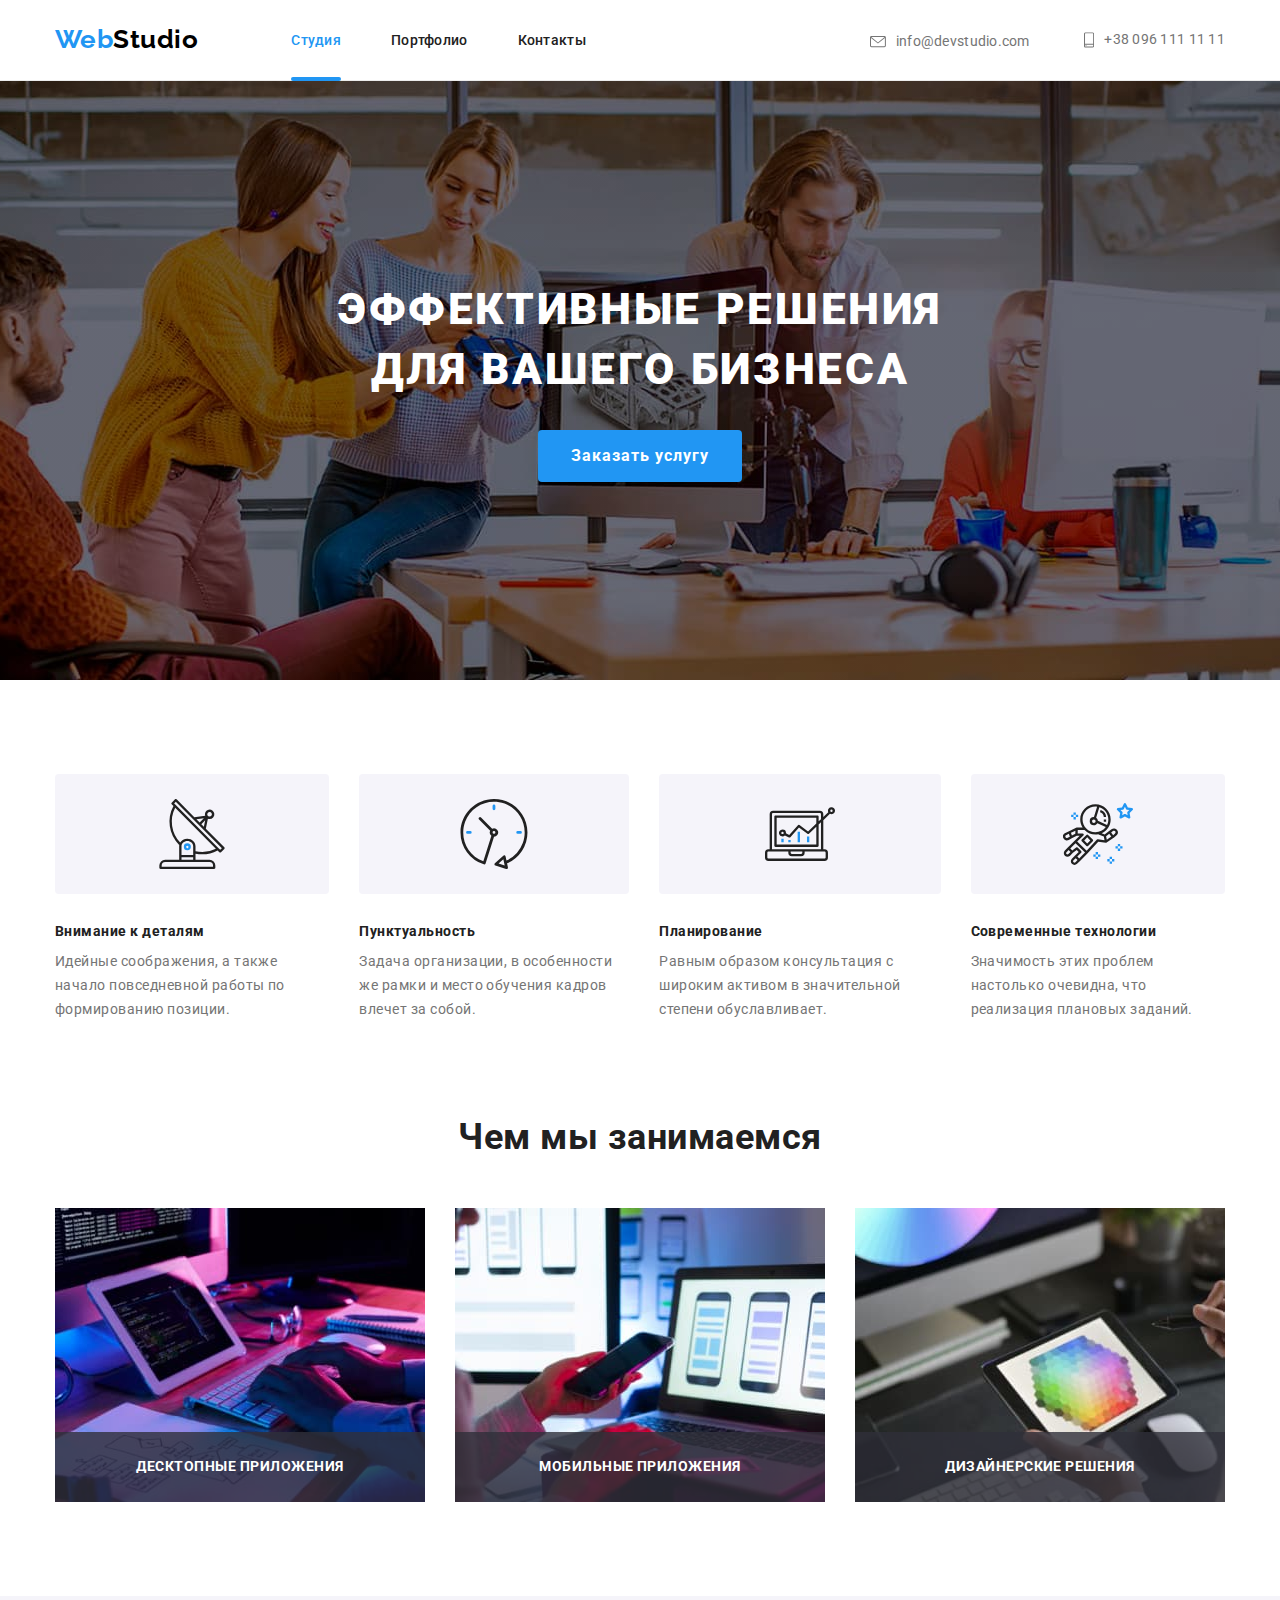
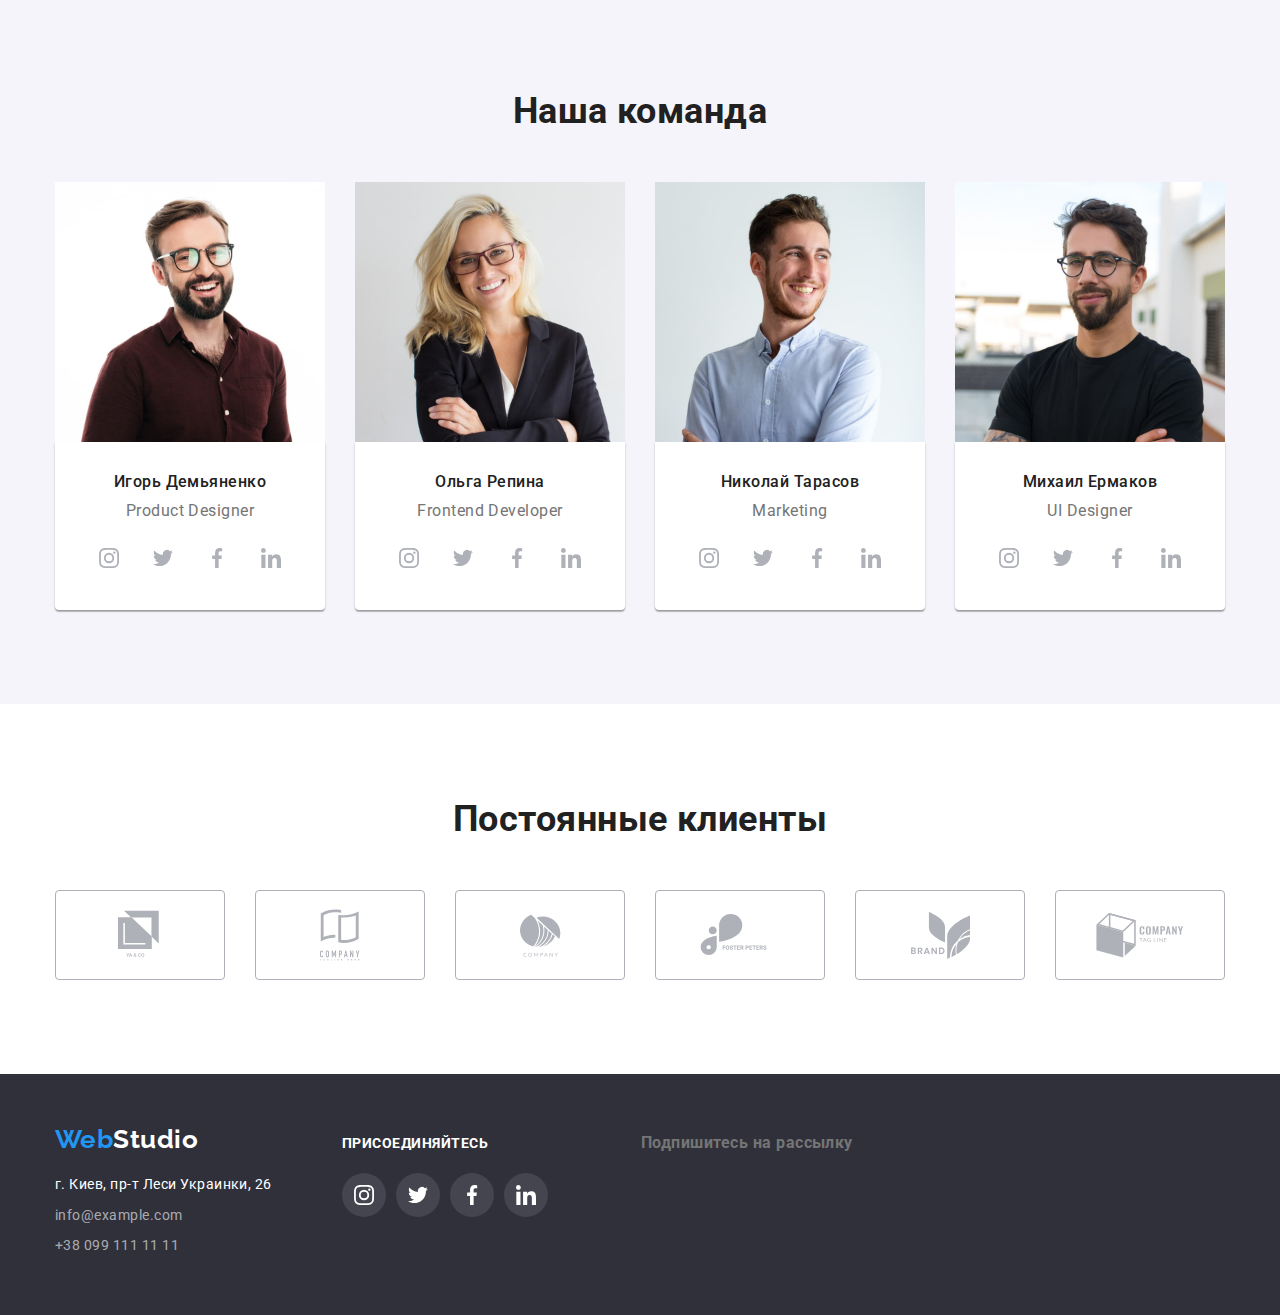
<file: index.html>
<!DOCTYPE html>
<html lang="ru">
  <head>
    <meta charset="UTF-8" />
    <meta http-equiv="X-UA-Compatible" content="IE=Edge" />
    <meta name="viewport" content="width=device-width, initial-scale=1.0" />
    <title>WebStudio</title>
    <link
      href="https://fonts.googleapis.com/css2?family=Raleway:wght@700&family=Roboto:wght@400;500;700&display=swap"
      rel="stylesheet"
    />
    <link
      rel="stylesheet"
      href="https://cdnjs.cloudflare.com/ajax/libs/modern-normalize/0.7.0/modern-normalize.min.css"
    />
    <link rel="stylesheet" href="./css/common.css" />
    <link rel="stylesheet" href="./css/main.css" />
  </head>
  <body>
    <!-- Шапка сайта -->
    <header class="header-section">
      <div class="container page-header">
        <nav class="navigation">
          <a href="" class="logo">Web<span class="main">Studio</span></a>
          <ul class="site-nav list">
            <li class="item"><a href="" class="link current">Студия</a></li>
            <li class="item">
              <a href="./portfolio.html" class="link">Портфолио</a>
            </li>
            <li class="item"><a href="" class="link">Контакты</a></li>
          </ul>
        </nav>
        <address class="address">
          <ul class="list">
            <li class="item address-item">
              <a href="mailto:info@devstudio.com" class="link address-link">
                <svg class="icon-address" width="16" height="12">
                  <use href="./images/sprite.svg#mail"></use>
                </svg>
                info@devstudio.com</a
              >
            </li>
            <li class="item address-item">
              <a href="tel:+380961111111" class="link address-link">
                <svg class="icon-address" width="10" height="16">
                  <use href="./images/sprite.svg#tel"></use>
                </svg>
                +38 096 111 11 11</a
              >
            </li>
          </ul>
        </address>
      </div>
    </header>
    <main>
      <!-- Герой -->
      <section class="hero-overlay">
        <div class="container hero">
          <h1 class="title">
            Эффективные решения <br />
            для вашего бизнеса
          </h1>
          <button type="button" class="button" data-modal-open>
            Заказать услугу
          </button>
        </div>
      </section>
      <!-- Преимущества -->
      <section class="section">
        <div class="container padding-top">
          <h2 class="title visually-hidden">Наши преимущества</h2>
          <ul class="features list">
            <li class="item icon-antenna">
              <h3 class="title subtitle">Внимание к деталям</h3>
              <p class="text">
                Идейные соображения, а также начало повседневной работы по
                формированию позиции.
              </p>
            </li>
            <li class="item icon-clock">
              <h3 class="title subtitle">Пунктуальность</h3>
              <p class="text">
                Задача организации, в особенности же рамки и место обучения
                кадров влечет за собой.
              </p>
            </li>
            <li class="item icon-diagram">
              <h3 class="title subtitle">Планирование</h3>
              <p class="text">
                Равным образом консультация с широким активом в значительной
                степени обуславливает.
              </p>
            </li>
            <li class="item icon-astronaut">
              <h3 class="title subtitle">Современные технологии</h3>
              <p class="text">
                Значимость этих проблем настолько очевидна, что реализация
                плановых заданий.
              </p>
            </li>
          </ul>
        </div>
      </section>
      <!-- Направления деятельности -->
      <section class="section activity">
        <div class="container padding-top">
          <h2 class="section-title">Чем мы занимаемся</h2>
          <ul class="activity-list list">
            <li class="activity-item">
              <div class="activity-relative">
                <img
                  src="./images/tablet.jpg"
                  alt="Человек работает на планшете за клавиатурой"
                  height="294"
                  width="370"
                />
                <h3 class="activity-title">ДЕСКТОПНЫЕ ПРИЛОЖЕНИЯ</h3>
              </div>
            </li>
            <li class="activity-item">
              <div class="activity-relative">
                <img
                  src="./images/laptop.jpg"
                  alt="Человек с телефоном перед экраном ноутбука"
                  height="294"
                  width="370"
                />
                <h3 class="activity-title">МОБИЛЬНЫЕ ПРИЛОЖЕНИЯ</h3>
              </div>
            </li>
            <li class="activity-item">
              <div class="activity-relative">
                <img
                  src="./images/screen.jpg"
                  alt="Рисунок не экране планшета"
                  height="294"
                  width="370"
                />
                <h3 class="activity-title">ДИЗАЙНЕРСКИЕ РЕШЕНИЯ</h3>
              </div>
            </li>
          </ul>
        </div>
      </section>
      <!-- Команда -->
      <section class="section team">
        <div class="container">
          <h2 class="section-title">Наша команда</h2>
          <ul class="list worker">
            <li class="item">
              <img
                src="./images/igor.jpg"
                alt="Мужчина в бордовой рубашке в очках"
                height="260"
                width="270"
              />
              <div class="worker-content">
                <h3 class="title">Игорь Демьяненко</h3>
                <p class="text">Product Designer</p>
                <ul class="list socials">
                  <li>
                    <a
                      href=""
                      aria-label="Инстаграм ссылка"
                      class="link socials-link"
                    >
                      <svg class="icon-socials" width="20" height="20">
                        <use href="./images/sprite.svg#instagram"></use>
                      </svg>
                    </a>
                  </li>
                  <li>
                    <a
                      href=""
                      aria-label="Твитер ссылка"
                      class="link socials-link"
                    >
                      <svg class="icon-socials" width="20" height="20">
                        <use href="./images/sprite.svg#twitter"></use>
                      </svg>
                    </a>
                  </li>
                  <li>
                    <a
                      href=""
                      aria-label="Фейсбук ссылка"
                      class="link socials-link"
                    >
                      <svg class="icon-socials" width="20" height="20">
                        <use href="./images/sprite.svg#facebook"></use>
                      </svg>
                    </a>
                  </li>
                  <li>
                    <a
                      href=""
                      aria-label="Линкдин ссылка"
                      class="link socials-link"
                    >
                      <svg class="icon-socials" width="20" height="20">
                        <use href="./images/sprite.svg#linkedin"></use>
                      </svg>
                    </a>
                  </li>
                </ul>
              </div>
            </li>
            <li class="item">
              <img
                src="./images/olga.jpg"
                alt="Девушка в черном жакете со светлыми волосами"
                height="260"
                width="270"
              />
              <div class="worker-content">
                <h3 class="title">Ольга Репина</h3>
                <p class="text">Frontend Developer</p>
                <ul class="list socials">
                  <li>
                    <a
                      href=""
                      aria-label="Инстаграм ссылка"
                      class="link socials-link"
                    >
                      <svg class="icon-socials" width="20" height="20">
                        <use href="./images/sprite.svg#instagram"></use>
                      </svg>
                    </a>
                  </li>
                  <li>
                    <a
                      href=""
                      aria-label="Твитер ссылка"
                      class="link socials-link"
                    >
                      <svg class="icon-socials" width="20" height="20">
                        <use href="./images/sprite.svg#twitter"></use>
                      </svg>
                    </a>
                  </li>
                  <li>
                    <a
                      href=""
                      aria-label="Фейсбук ссылка"
                      class="link socials-link"
                    >
                      <svg class="icon-socials" width="20" height="20">
                        <use href="./images/sprite.svg#facebook"></use>
                      </svg>
                    </a>
                  </li>
                  <li>
                    <a
                      href=""
                      aria-label="Линкдин ссылка"
                      class="link socials-link"
                    >
                      <svg class="icon-socials" width="20" height="20">
                        <use href="./images/sprite.svg#linkedin"></use>
                      </svg>
                    </a>
                  </li>
                </ul>
              </div>
            </li>
            <li class="item">
              <img
                src="./images/nikolai.jpg"
                alt="Мужчина в голубой рубашке с бородой"
                height="260"
                width="270"
              />
              <div class="worker-content">
                <h3 class="title">Николай Тарасов</h3>
                <p class="text">Marketing</p>
                <ul class="list socials">
                  <li>
                    <a
                      href=""
                      aria-label="Инстаграм ссылка"
                      class="link socials-link"
                    >
                      <svg class="icon-socials" width="20" height="20">
                        <use href="./images/sprite.svg#instagram"></use>
                      </svg>
                    </a>
                  </li>
                  <li>
                    <a
                      href=""
                      aria-label="Твитер ссылка"
                      class="link socials-link"
                    >
                      <svg class="icon-socials" width="20" height="20">
                        <use href="./images/sprite.svg#twitter"></use>
                      </svg>
                    </a>
                  </li>
                  <li>
                    <a
                      href=""
                      aria-label="Фейсбук ссылка"
                      class="link socials-link"
                    >
                      <svg class="icon-socials" width="20" height="20">
                        <use href="./images/sprite.svg#facebook"></use>
                      </svg>
                    </a>
                  </li>
                  <li>
                    <a
                      href=""
                      aria-label="Линкдин ссылка"
                      class="link socials-link"
                    >
                      <svg class="icon-socials" width="20" height="20">
                        <use href="./images/sprite.svg#linkedin"></use>
                      </svg>
                    </a>
                  </li>
                </ul>
              </div>
            </li>
            <li class="item">
              <img
                src="./images/mihail.jpg"
                alt="Темноволосый мужчина в черной футболке в очках"
                height="260"
                width="270"
              />
              <div class="worker-content">
                <h3 class="title">Михаил Ермаков</h3>
                <p class="text">UI Designer</p>
                <ul class="list socials">
                  <li>
                    <a
                      href=""
                      aria-label="Инстаграм ссылка"
                      class="link socials-link"
                    >
                      <svg class="icon-socials" width="20" height="20">
                        <use href="./images/sprite.svg#instagram"></use>
                      </svg>
                    </a>
                  </li>
                  <li>
                    <a
                      href=""
                      aria-label="Твитер ссылка"
                      class="link socials-link"
                    >
                      <svg class="icon-socials" width="20" height="20">
                        <use href="./images/sprite.svg#twitter"></use>
                      </svg>
                    </a>
                  </li>
                  <li>
                    <a
                      href=""
                      aria-label="Фейсбук ссылка"
                      class="link socials-link"
                    >
                      <svg class="icon-socials" width="20" height="20">
                        <use href="./images/sprite.svg#facebook"></use>
                      </svg>
                    </a>
                  </li>
                  <li>
                    <a
                      href=""
                      aria-label="Линкдин ссылка"
                      class="link socials-link"
                    >
                      <svg class="icon-socials" width="20" height="20">
                        <use href="./images/sprite.svg#linkedin"></use>
                      </svg>
                    </a>
                  </li>
                </ul>
              </div>
            </li>
          </ul>
        </div>
      </section>
      <!-- Клиенты -->
      <section class="section clients">
        <div class="container padding-top">
          <h2 class="section-title">Постоянные клиенты</h2>
          <ul class="clients-list list">
            <li class="item">
              <a href="" class="clients-link">
                <svg class="icon-clients" width="45" height="50">
                  <use href="./images/sprite.svg#logo1"></use>
                </svg>
              </a>
            </li>
            <li class="item">
              <a href="" class="clients-link">
                <svg class="icon-clients" width="40" height="52">
                  <use href="./images/sprite.svg#logo2"></use>
                </svg>
              </a>
            </li>
            <li class="item">
              <a href="" class="clients-link">
                <svg class="icon-clients" width="41" height="43">
                  <use href="./images/sprite.svg#logo3"></use>
                </svg>
              </a>
            </li>
            <li class="item">
              <a href="" class="clients-link">
                <svg class="icon-clients" width="80" height="42">
                  <use href="./images/sprite.svg#logo4"></use>
                </svg>
              </a>
            </li>
            <li class="item">
              <a href="" class="clients-link">
                <svg class="icon-clients" width="59" height="47">
                  <use href="./images/sprite.svg#logo5"></use>
                </svg>
              </a>
            </li>
            <li class="item">
              <a href="" class="clients-link">
                <svg class="icon-clients" width="88" height="45">
                  <use href="./images/sprite.svg#logo6"></use>
                </svg>
              </a>
            </li>
          </ul>
        </div>
      </section>
    </main>
    <!-- Футер -->
    <footer class="footer-section">
      <div class="container">
        <div class="footer-flex">
          <div class="left-part">
            <a href="" class="logo">Web<span class="accent">Studio</span></a>
            <address class="footer-address">
              <ul class="contacts list">
                <li class="item post">г. Киев, пр-т Леси Украинки, 26</li>
                <li class="item">info@example.com</li>
                <li class="item">+38 099 111 11 11</li>
              </ul>
            </address>
          </div>
          <div class="join">
            <b class="text">ПРИСОЕДИНЯЙТЕСЬ</b>
            <ul class="list">
              <li>
                <a href="" aria-label="Instagram link" class="join-link">
                  <svg class="icon-join" width="20" height="20">
                    <use href="./images/sprite.svg#instagram"></use>
                  </svg>
                </a>
              </li>
              <li>
                <a href="" aria-label="Twitter link" class="join-link">
                  <svg class="icon-join" width="20" height="20">
                    <use href="./images/sprite.svg#twitter"></use>
                  </svg>
                </a>
              </li>
              <li>
                <a href="" aria-label="Facebook link" class="join-link">
                  <svg class="icon-join" width="20" height="20">
                    <use href="./images/sprite.svg#facebook"></use>
                  </svg>
                </a>
              </li>
              <li>
                <a href="" aria-label="Linkedin link" class="join-link">
                  <svg class="icon-join" width="20" height="20">
                    <use href="./images/sprite.svg#linkedin"></use>
                  </svg>
                </a>
              </li>
            </ul>
          </div>
          <div class="signup">
            <b class="text">Подпишитесь на рассылку</b>
          </div>
        </div>
      </div>
    </footer>
    <div class="backdrop is-hidden" data-modal>
      <div class="modal">
        <button class="modal-button" data-modal-close>
          <svg class="icon-close" width="11" height="11">
            <use href="./images/sprite.svg#close"></use>
          </svg>
        </button>
      </div>
    </div>
    <script src="./js/modal.js"></script>
  </body>
</html>
</file>
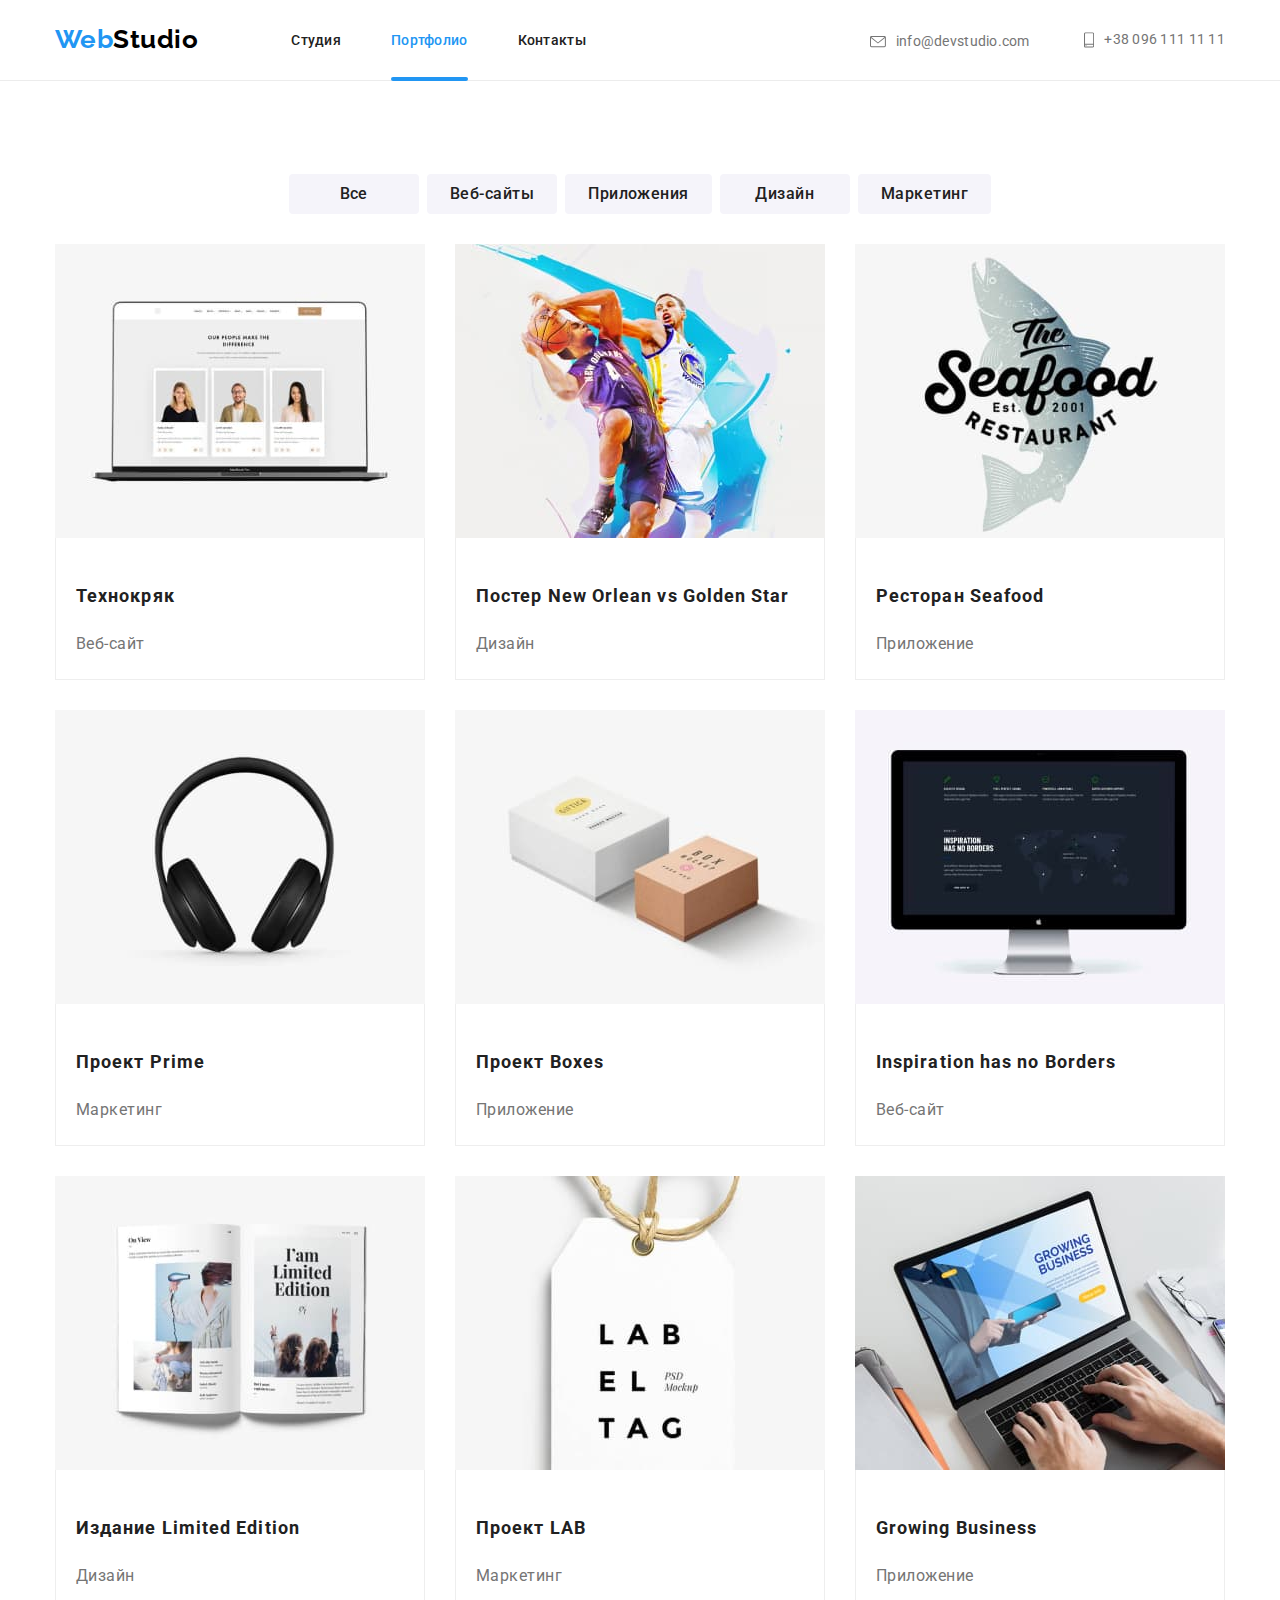
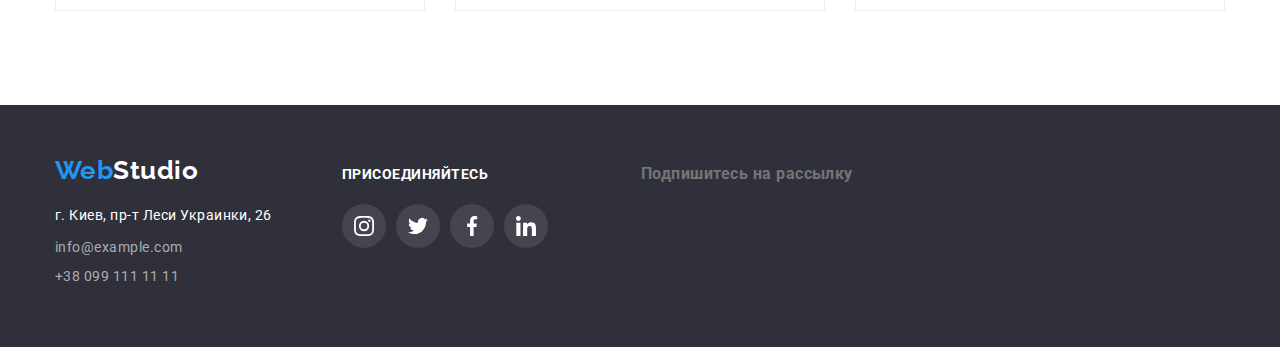
<file: portfolio.html>
<!DOCTYPE html>
<html lang="ru">
  <head>
    <meta charset="UTF-8" />
    <meta name="viewport" content="width=device-width, initial-scale=1.0" />
    <title>Document</title>
    <link
      href="https://fonts.googleapis.com/css2?family=Raleway:wght@700&family=Roboto:wght@400;500;700&display=swap"
      rel="stylesheet"
    />
    <link
      rel="stylesheet"
      href="https://cdnjs.cloudflare.com/ajax/libs/modern-normalize/0.7.0/modern-normalize.min.css"
    />
    <link rel="stylesheet" href="./css/common.css" />
    <link rel="stylesheet" href="./css/portfolio.css" />
  </head>
  <body>
    <!-- Шапка сайта -->
    <header class="header-section">
      <div class="container page-header">
        <nav class="navigation">
          <a href="" class="logo">Web<span class="main">Studio</span></a>
          <ul class="site-nav list">
            <li class="item"><a href="./index.html" class="link">Студия</a></li>
            <li class="item">
              <a href="" class="link current">Портфолио</a>
            </li>
            <li class="item"><a href="" class="link">Контакты</a></li>
          </ul>
        </nav>
        <address class="address">
          <ul class="list">
            <li class="item address-item">
              <a href="mailto:info@devstudio.com" class="link address-link">
                <svg class="icon-address" width="16" height="12">
                  <use href="./images/sprite.svg#mail"></use>
                </svg>
                info@devstudio.com</a
              >
            </li>
            <li class="item address-item">
              <a href="tel:+380961111111" class="link address-link">
                <svg class="icon-address" width="10" height="16">
                  <use href="./images/sprite.svg#tel"></use>
                </svg>
                +38 096 111 11 11</a
              >
            </li>
          </ul>
        </address>
      </div>
    </header>
    <main>
      <!--Портфолио-->
      <section class="portfolio">
        <div class="container">
          <h1 class="title visually-hidden">Портфолио</h1>
          <div class="menu">
            <button type="button" class="button">Все</button>
            <button type="button" class="button">Веб-сайты</button>
            <button type="button" class="button">Приложения</button>
            <button type="button" class="button">Дизайн</button>
            <button type="button" class="button">Маркетинг</button>
          </div>
          <ul class="apps">
            <li class="apps-item">
              <a class="link" href="">
                <div class="portfolio-position">
                  <img
                    src="./images/tehnokrac.jpg"
                    alt="Монитор ноутбука"
                    width="370"
                    height="294"
                  />
                  <div class="portfolio-overlay">
                    <p class="desc">
                      Технокряк это современная площадка распространения
                      коронавируса. Компании используют эту платформу для
                      цифрового шпионажа и атак на защищённые сервера
                      конкурентов.
                    </p>
                  </div>
                </div>
                <div class="portfolio-text">
                  <h2 class="title">Технокряк</h2>
                  <p class="subtitle">Веб-сайт</p>
                </div>
              </a>
            </li>
            <li class="apps-item">
              <a class="link" href="">
                <div class="portfolio-position">
                  <img
                    src="./images/orlean.jpg"
                    alt="Два баскетболиста на белом фоне"
                    width="370"
                    height="294"
                  />
                  <div class="portfolio-overlay">
                    <p class="desc">
                      Lorem ipsum dolor sit amet consectetur adipisicing elit.
                      Assumenda incidunt molestias quas voluptatibus at
                      reiciendis veritatis iure voluptate, dignissimos iusto
                      vero aspernatur laudantium dolore omnis aliquam voluptas
                      commodi animi qui.
                    </p>
                  </div>
                </div>
                <div class="portfolio-text">
                  <h2 class="title">Постер New Orlean vs Golden Star</h2>
                  <p class="subtitle">Дизайн</p>
                </div>
              </a>
            </li>
            <li class="apps-item">
              <a class="link" href="">
                <div class="portfolio-position">
                  <img
                    src="./images/seafood.jpg"
                    alt="Логотип"
                    width="370"
                    height="294"
                  />
                  <div class="portfolio-overlay">
                    <p class="desc">
                      Lorem ipsum dolor sit amet consectetur adipisicing elit.
                      Assumenda incidunt molestias quas voluptatibus at
                      reiciendis veritatis iure voluptate, dignissimos iusto
                      vero aspernatur laudantium dolore omnis aliquam voluptas
                      commodi animi qui.
                    </p>
                  </div>
                </div>
                <div class="portfolio-text">
                  <h2 class="title">Ресторан Seafood</h2>
                  <p class="subtitle">Приложение</p>
                </div>
              </a>
            </li>
            <li class="apps-item">
              <a class="link" href="">
                <div class="portfolio-position">
                  <img
                    src="./images/prime.jpg"
                    alt="Наушники на белом фоне"
                    width="370"
                    height="294"
                  />
                  <div class="portfolio-overlay">
                    <p class="desc">
                      Lorem ipsum dolor sit amet consectetur adipisicing elit.
                      Assumenda incidunt molestias quas voluptatibus at
                      reiciendis veritatis iure voluptate, dignissimos iusto
                      vero aspernatur laudantium dolore omnis aliquam voluptas
                      commodi animi qui.
                    </p>
                  </div>
                </div>
                <div class="portfolio-text">
                  <h2 class="title">Проект Prime</h2>
                  <p class="subtitle">Маркетинг</p>
                </div>
              </a>
            </li>
            <li class="apps-item">
              <a class="link" href="">
                <div class="portfolio-position">
                  <img
                    src="./images/boxes.jpg"
                    alt="Две коробки на белом фоне"
                    width="370"
                    height="294"
                  />
                  <div class="portfolio-overlay">
                    <p class="desc">
                      Lorem ipsum dolor sit amet consectetur adipisicing elit.
                      Assumenda incidunt molestias quas voluptatibus at
                      reiciendis veritatis iure voluptate, dignissimos iusto
                      vero aspernatur laudantium dolore omnis aliquam voluptas
                      commodi animi qui.
                    </p>
                  </div>
                </div>
                <div class="portfolio-text">
                  <h2 class="title">Проект Boxes</h2>
                  <p class="subtitle">Приложение</p>
                </div>
              </a>
            </li>
            <li class="apps-item">
              <a class="link" href="">
                <div class="portfolio-position">
                  <img
                    src="./images/inspiration.jpg"
                    alt="Монитор компьютера"
                    width="370"
                    height="294"
                  />
                  <div class="portfolio-overlay">
                    <p class="desc">
                      Lorem ipsum dolor sit amet consectetur adipisicing elit.
                      Assumenda incidunt molestias quas voluptatibus at
                      reiciendis veritatis iure voluptate, dignissimos iusto
                      vero aspernatur laudantium dolore omnis aliquam voluptas
                      commodi animi qui.
                    </p>
                  </div>
                </div>
                <div class="portfolio-text">
                  <h2 class="title">Inspiration has no Borders</h2>
                  <p class="subtitle">Веб-сайт</p>
                </div>
              </a>
            </li>
            <li class="apps-item">
              <a class="link" href="">
                <div class="portfolio-position">
                  <img
                    src="./images/limited.jpg"
                    alt="Журнал на белом фоне"
                    width="370"
                    height="294"
                  />
                  <div class="portfolio-overlay">
                    <p class="desc">
                      Lorem ipsum dolor sit amet consectetur adipisicing elit.
                      Assumenda incidunt molestias quas voluptatibus at
                      reiciendis veritatis iure voluptate, dignissimos iusto
                      vero aspernatur laudantium dolore omnis aliquam voluptas
                      commodi animi qui.
                    </p>
                  </div>
                </div>
                <div class="portfolio-text">
                  <h2 class="title">Издание Limited Edition</h2>
                  <p class="subtitle">Дизайн</p>
                </div>
              </a>
            </li>
            <li class="apps-item">
              <a class="link" href="">
                <div class="portfolio-position">
                  <img
                    src="./images/lab.jpg"
                    alt="Текст на бирке"
                    width="370"
                    height="294"
                  />
                  <div class="portfolio-overlay">
                    <p class="desc">
                      Lorem ipsum dolor sit amet consectetur adipisicing elit.
                      Assumenda incidunt molestias quas voluptatibus at
                      reiciendis veritatis iure voluptate, dignissimos iusto
                      vero aspernatur laudantium dolore omnis aliquam voluptas
                      commodi animi qui.
                    </p>
                  </div>
                </div>
                <div class="portfolio-text">
                  <h2 class="title">Проект LAB</h2>
                  <p class="subtitle">Маркетинг</p>
                </div>
              </a>
            </li>
            <li class="apps-item">
              <a class="link" href="">
                <div class="portfolio-position">
                  <img
                    src="./images/growing.jpg"
                    alt="Надпись на екране ноутбука"
                    width="370"
                    height="294"
                  />
                  <div class="portfolio-overlay">
                    <p class="desc">
                      Lorem ipsum dolor sit amet consectetur adipisicing elit.
                      Assumenda incidunt molestias quas voluptatibus at
                      reiciendis veritatis iure voluptate, dignissimos iusto
                      vero aspernatur laudantium dolore omnis aliquam voluptas
                      commodi animi qui.
                    </p>
                  </div>
                </div>
                <div class="portfolio-text">
                  <h2 class="title">Growing Business</h2>
                  <p class="subtitle">Приложение</p>
                </div>
              </a>
            </li>
          </ul>
        </div>
      </section>
    </main>
    <!-- Футер -->
    <footer class="footer-section">
      <div class="container">
        <div class="footer-flex">
          <div class="left-part">
            <a href="" class="logo">Web<span class="accent">Studio</span></a>
            <address class="footer-address">
              <ul class="contacts list">
                <li class="item post">г. Киев, пр-т Леси Украинки, 26</li>
                <li class="item">info@example.com</li>
                <li class="item">+38 099 111 11 11</li>
              </ul>
            </address>
          </div>
          <div class="join">
            <b class="text">ПРИСОЕДИНЯЙТЕСЬ</b>
            <ul class="list">
              <li>
                <a href="" aria-label="Instagram link" class="join-link">
                  <svg class="icon-join" width="20" height="20">
                    <use href="./images/sprite.svg#instagram"></use>
                  </svg>
                </a>
              </li>
              <li>
                <a href="" aria-label="Twitter link" class="join-link">
                  <svg class="icon-join" width="20" height="20">
                    <use href="./images/sprite.svg#twitter"></use>
                  </svg>
                </a>
              </li>
              <li>
                <a href="" aria-label="Facebook link" class="join-link">
                  <svg class="icon-join" width="20" height="20">
                    <use href="./images/sprite.svg#facebook"></use>
                  </svg>
                </a>
              </li>
              <li>
                <a href="" aria-label="Linkedin link" class="join-link">
                  <svg class="icon-join" width="20" height="20">
                    <use href="./images/sprite.svg#linkedin"></use>
                  </svg>
                </a>
              </li>
            </ul>
          </div>
          <div class="signup">
            <b class="text">Подпишитесь на рассылку</b>
          </div>
        </div>
      </div>
    </footer>
  </body>
</html>
</file>
<file: css/common.css>
:root {
  --primary-text-color: #757575;
  --title-text-color: #212121;
  --accent-color: #2196f3;
  --secondary-text-color: #ffffff;
  --primary-bg-color: #ffffff;
  --secondary-bg-color: #f5f4fa;
  --footer-bg-color: #2f303a;
  --logo-main-color: #000000;
  --header-border-color: #ececec;
  --portfolio-border-color: #eeeeee;
  --hero-bg-color: #2f303a;
  --hero-gradient: rgba(0, 0, 0, 0.25);
  --join-link-bg: rgba(255, 255, 255, 0.1);
  --clients-link-color: #afb1b8;
}

body {
  padding-top: 80px;

  background-color: var(--primary-bg-color);
  color: var(--primary-text-color);

  font-family: Roboto, sans-serif;
  letter-spacing: 0.03em;
}
img {
  display: block;
  max-width: 100%;
  height: auto;
}
.container {
  width: 1200px;
  margin: 0 auto;
  padding-left: 15px;
  padding-right: 15px;
}
.img {
  display: inline-block;
}
.list {
  padding: 0;
  margin: 0;

  list-style: none;
}
.padding-top {
  padding-top: 94px;
}
.visually-hidden {
  position: absolute;
  width: 1px;
  height: 1px;
  margin: -1px;
  border: 0;
  padding: 0;
  clip: rect(0 0 0 0);
  overflow: hidden;
}
/* Header */
.header-section {
  position: fixed;
  width: 100%;
  top: 0;
  left: 0;
  min-width: 80px;
  z-index: 1;

  background-color: var(--primary-bg-color);
  border-bottom: 1px solid var(--header-border-color);
}
.page-header {
  display: flex;
  align-items: center;
  justify-content: space-between;
}
.navigation {
  display: flex;
  align-items: center;
}
.address-item .link,
.site-nav .link {
  font-style: normal;
  font-size: 14px;
  line-height: 1.14px;
  letter-spacing: 0.02em;
  text-decoration: none;
}

/* Logo */

.logo {
  color: var(--accent-color);

  font-family: Raleway, sans-serif;
  font-weight: 700;
  font-size: 26px;
  line-height: 1.19px;
  text-decoration: none;
}
.logo .main {
  color: var(--logo-main-color);
}
.logo .accent {
  color: var(--secondary-text-color);
}

/* Site-nav */

.site-nav {
  display: flex;
  margin-left: 93px;
}
.site-nav .item:not(:last-child) {
  margin-right: 50px;
}
.site-nav .link {
  padding-top: 32px;
  padding-bottom: 33px;

  color: var(--title-text-color);

  font-weight: 500;

  transition: color 250ms cubic-bezier(0.4, 0, 0.2, 1);
}
.site-nav .link:hover,
.site-nav .link:focus {
  color: var(--accent-color);
}
.site-nav .link.current {
  color: var(--accent-color);
}
.current {
  position: relative;
}
.current::after {
  content: "";
  position: absolute;
  left: 0;
  bottom: 0;
  width: 100%;
  height: 4px;
  background-color: var(--accent-color);
  border-radius: 2px;
}
/* Address */

.address-item {
  display: inline-flex;
  align-items: center;
  margin-left: auto;
}
.address-item:not(:last-child) {
  margin-right: 50px;
}
.address-link {
  display: flex;
  align-items: center;
  padding-top: 32px;
  padding-bottom: 32px;

  color: var(--primary-text-color);

  font-weight: 400;

  transition: color 250ms cubic-bezier(0.4, 0, 0.2, 1);
}
.address-link:hover,
.address-link:focus {
  color: var(--accent-color);
}
.address-link:hover .icon-address {
  fill: var(--accent-color);
}
.icon-address {
  fill: var(--primary-text-color);
  margin-right: 10px;
}

/* Footer */
.footer-section {
  background-color: var(--footer-bg-color);
}
.footer-section .container {
  padding-top: 60px;
  padding-bottom: 60px;
}
.footer-flex {
  display: flex;
  align-items: baseline;
}
.left-part {
  margin-right: 70px;
}
.footer-address {
  margin-top: 20px;
  color: var(--secondary-text-color);

  font-weight: 400;
  font-style: normal;
  font-size: 14px;
  line-height: 1.46;
}
.contacts {
  color: rgba(255, 255, 255, 0.6);
}
.contacts .item:not(:first-child) {
  margin-top: 9px;
}
.post {
  line-height: 1.71;
  color: var(--secondary-text-color);
}
.join {
  margin-right: 93px;
}
.join .text {
  color: var(--secondary-text-color);

  font-weight: 700;
  font-size: 14px;
  line-height: 1.14;
}
.join > .list {
  display: flex;
  justify-content: space-between;
  min-width: 206px;
  margin-top: 20px;
}
.join-link {
  display: flex;
  align-items: center;
  justify-content: center;
  border: none;
  width: 44px;
  height: 44px;

  color: var(--primary-bg-color);
  border-radius: 50%;
  background-color: var(--join-link-bg);

  transition: background-color 250ms cubic-bezier(0.4, 0, 0.2, 1);
}
.join-link:hover,
.join-link:focus {
  background-color: var(--accent-color);
}
.icon-join {
  fill: currentColor;
}
/* Button */
.button {
  display: inline-block;
  border-radius: 4px;
  padding: 10px 32px;
  min-width: 200px;
  border: 1px solid transparent;

  color: var(--secondary-text-color);
  background-color: var(--accent-color);

  font-family: Roboto, sans-serif;
  font-weight: 700;
  font-size: 16px;
  line-height: 1.87;
  letter-spacing: 0.06em;
  text-decoration: none;
  text-align: center;
}
</file>
<file: css/main.css>
/* цвет основного текста #212121 */
/* вторичный цвет текста #757575 */
/*  белый #FFFFFF */
/* меил и тел в футере rgba(255, 255, 255, 0.6) */
/* акцент  #2196F3 */
/* основной цвет фона #FFFFFF */
/* вторичный цвет фона  #F5F4FA */
/* цвет фона футера #2F303A */

/* Hero */
.hero-overlay {
  max-width: 1600px;
  height: 600px;
  margin-left: auto;
  margin-right: auto;
  background-color: var(--hero-bg-color);
  background-image: linear-gradient(
      to right,
      var(--hero-gradient),
      var(--hero-gradient)
    ),
    url("../images/hero.jpg");
  background-repeat: no-repeat;
  background-position: center;
  background-size: cover;
}
.hero {
  padding-top: 200px;
  padding-bottom: 200px;
  text-align: center;
}
.hero .title {
  margin: 0;
  color: var(--secondary-text-color);
  font-weight: 900;
  font-size: 44px;
  line-height: 1.36;
  letter-spacing: 0.06em;
  text-transform: uppercase;
}
.hero .button {
  margin-top: 30px;
}

/* Modal */
.backdrop {
  position: fixed;
  top: 0;
  left: 0;
  right: 0;
  height: 1024px;
  z-index: 1;
  opacity: 1;

  transition: opacity 250ms cubic-bezier(0.4, 0, 0.2, 1);

  background-color: rgba(0, 0, 0, 0.2);
}
.backdrop.is-hidden {
  opacity: 0;
  pointer-events: none;
}
.backdrop.is-hidden .modal {
  transform: translate(-50%, -50%) scale(0.9);
}
.modal {
  position: absolute;
  top: 50%;
  left: 50%;

  width: 100%;
  max-width: 528px;
  height: 581px;

  background: var(--primary-bg-color);
  box-shadow: 0px 1px 3px rgba(0, 0, 0, 0.12), 0px 1px 1px rgba(0, 0, 0, 0.14), 0px 2px 1px rgba(0, 0, 0, 0.2);
  border-radius: 4px;

  transform: translate(-50%, -50%) scale(1);
  transition: transform 250ms cubic-bezier(0.4, 0, 0.2, 1);

}
.modal-button {
  position: absolute;
  top: 0;
  right: 0;
  margin: 8px;

  display: flex;
  justify-content: center;
  align-items: center; 

  width: 30px;
  height: 30px;
  border-radius: 50%;

  background: var(--primary-bg-color);
  border: 1px solid rgba(0, 0, 0, 0.1);  
}

/* Headlines */
.section-title {
  margin-top: 0;
  margin-bottom: 0;
  color: var(--title-text-color);
  font-weight: 700;
  font-size: 36px;
  line-height: 1.17;
  text-align: center;
}
.section .title {
  margin-top: 0;
  margin-bottom: 0;
  color: var(--title-text-color);

  font-weight: 700;
  font-size: 14px;
  line-height: 1.14;
}

/* Features */
.features {
  display: flex;
  padding-bottom: 0;
}

.features .item {
  display: block;
  width: calc((100%-30 * 3) / 4);
}
.features .item:not(:last-child) {
  margin-right: 30px;
}
/* Оставила оформление через :before для примера. Преподаватель на вебинаре разрешил */
.features .item::before {
  display: block;
  content: "";
  height: 120px;
  border-radius: 4px;
  background-color: #f5f4fa;
  background-size: 70px;
  background-repeat: no-repeat;
  background-position: center;
}
.icon-antenna::before {
  background-image: url(../images/antenna.svg);
}
.icon-clock::before {
  background-image: url(../images/clock.svg);
}
.icon-diagram::before {
  background-image: url(../images/diagram.svg);
}
.icon-astronaut::before {
  background-image: url(../images/astronaut.svg);
}
.features .subtitle {
  margin-top: 30px;
}
.features .text {
  margin-top: 10px;
  margin-bottom: 0;
  font-weight: 400;
  font-size: 14px;
  line-height: 1.71;
}


/* Activity */
.activity .container {
  padding-top: 94px;
  padding-bottom: 94px;
}
.activity-list {
  display: flex;
  margin-top: 50px;
  padding: 0;
}
.activity-item {
  width: calc((100%-30 * 2) / 3);
}
.activity-item:not(:last-child) {
  margin-right: 30px;
}
.activity-relative {
  position: relative;
}
.activity-title {
position: absolute;
left: 0;
bottom: 0;
width: 100%;
height: 70px;

display: flex;
justify-content: center;
align-items: center;
margin: 0;

background-color: rgba(47, 48, 58, 0.8);
color: var(--secondary-text-color);

font-weight: 700;
font-size: 14px;
line-height: 1.14;
}
/* Our teem */
.team {
  background-color: var(--secondary-bg-color);
  font-size: 16px;
  line-height: 1.19;
}
.team .container {
  padding-top: 94px;
  padding-bottom: 94px;
}
.team .text {
  margin-top: 10px;
  margin-bottom: 0;
  text-align: center;
  font-weight: 400;
}
.team .title {
  font-weight: 500;
  text-align: center;
  font-size: 16px;
  line-height: 1.19;
}

.worker {
  display: flex;
  margin-top: 50px;
}
.worker .item {
  padding 0;
  width: calc((100%-30 * 3) / 4);
  background-color: var(--primary-bg-color);
}
.worker .item:not(:last-child) {
  margin-right: 30px;
}
.worker-content {
  padding: 30px 32px;
  box-shadow: 0px 1px 3px rgba(0, 0, 0, 0.12), 0px 1px 1px rgba(0, 0, 0, 0.14), 0px 2px 1px rgba(0, 0, 0, 0.2);
  border-radius: 0 0 4px 4px;
}
.socials {
  display: flex;
  justify-content: space-between;
  margin-top: 16px;
}
.socials-link {
  display: flex;
  align-items: center;
  justify-content: center;
  border: none;
  width: 44px;
  height: 44px;

  color: #AFB1B8;;
  border-radius: 50%;
  background-color: rgba(255, 255, 255, 0.1);

  transition: background-color 250ms cubic-bezier(0.4, 0, 0.2, 1);
}
.icon-socials {
  fill: currentColor;
  transition: fill 250ms cubic-bezier(0.4, 0, 0.2, 1);
}
.socials-link:hover,
.socials-link:focus {
  background-color: var(--accent-color);
}
.socials-link:hover .icon-socials {
  fill: var(--primary-bg-color);
}
.icon-socials:hover {
  fill: var(--primary-bg-color);
}

/* Clients */
.clients .container {
  padding-top: 94px;
  padding-bottom: 94px;
}
.clients-list {
  display: flex;
  margin-top: 50px;
}
.clients-list .item {
  width: calc((100%-30 * 5) / 6);
}
.clients-list .item:not(:last-child) {
  margin-right: 30px;
}
.clients-link {
  display: flex;
  align-items: center;
  justify-content: center;
  border: none;
  width: 170px;
  height: 90px;

  color: var(--clients-link-color);
  border: 1px solid var(--clients-link-color);
  border-radius: 4px;

  transition: background-color 250ms cubic-bezier(0.4, 0, 0.2, 1);
}
.icon-clients {
  fill: currentColor;

  transition: fill 250ms cubic-bezier(0.4, 0, 0.2, 1);
}
.clients-link:hover,
.clients-link:focus {
  border-color: var(--accent-color);
}
.clients-link:hover .icon-clients {
  fill: var(--accent-color);
}
.icon-clients:hover {
  fill: var(--accent-color);
}
</file>
<file: css/portfolio.css>
.portfolio .container {
  padding-top: 94px;
  padding-bottom: 94px;
}

/* Button */
.menu {
  display: flex;
  justify-content: center;
}
.menu .button {
  display: inline-block;
  border-radius: 4px;
  padding: 6px 22px;
  min-width: 130px;
  border: 1px solid transparent;

  color: var(--title-text-color);
  background-color: var(--secondary-bg-color);
  font-family: Roboto, sans-serif;
  font-weight: 500;
  font-size: 16px;
  line-height: 1.62;
  letter-spacing: 0.03em;

  transition: color 250ms cubic-bezier(0.4, 0, 0.2, 1),
    box-shadow 250ms cubic-bezier(0.4, 0, 0.2, 1),
    background-color 250ms cubic-bezier(0.4, 0, 0.2, 1);
}
.menu .button:not(:last-child) {
  margin-right: 8px;
}
.menu .button:hover,
.menu .button:focus {
  color: var(--secondary-text-color);
  background-color: var(--accent-color);
  box-shadow: 0px 3px 1px rgba(0, 0, 0, 0.1), 0px 1px 2px rgba(0, 0, 0, 0.08),
    0px 2px 2px rgba(0, 0, 0, 0.12);
}
/* Cards */

.apps {
  display: flex;
  flex-wrap: wrap;
  margin-top: 30px;
  margin-bottom: 0;
  padding: 0;
}
.apps-item {
  width: calc((100%-30 * 2) / 3);
  max-width: 370px;
  list-style: none;

  transition: box-shadow 250ms cubic-bezier(0.4, 0, 0.2, 1);
}
.apps-item:not(:nth-last-child(-n + 3)) {
  margin-bottom: 30px;
}
.apps-item:not(:nth-last-child(3n + 1)) {
  margin-right: 30px;
}
.apps-item:hover,
.apps-item:focus {
  box-shadow: 0px 1px 1px rgba(0, 0, 0, 0.12), 0px 4px 4px rgba(0, 0, 0, 0.06),
    1px 4px 6px rgba(0, 0, 0, 0.16);
}
.apps .link {
  text-decoration: none;
  text-align: unset;
}

/* Text */
.portfolio-text {
  padding-top: 20px;
  padding-bottom: 20px;
  padding-left: 20px;
  max-width: 370px;
  border-right: 1px solid var(--portfolio-border-color);
  border-bottom: 1px solid var(--portfolio-border-color);
  border-left: 1px solid var(--portfolio-border-color);
}
.portfolio-text .title {
  margin-top: 20px;
  color: var(--title-text-color);
  font-weight: 700;
  font-size: 18px;
  line-height: 2;
  letter-spacing: 0.06em;
}
.subtitle {
  margin-top: 4px;
  margin-bottom: 0;
  color: var(--primary-text-color);
  font-weight: 400;
  font-size: 16px;
  line-height: 1.87;
}
.portfolio-position {
  position: relative;
  overflow: hidden;
}
.portfolio-overlay {
  position: absolute;
  top: 0;
  left: 0;
  width: 100%;
  height: 100%;
  background-color: rgba(33, 150, 243, 0.9);

  transform: translateY(100%);
  transition: transform 250ms cubic-bezier(0.4, 0, 0.2, 1), opacity 250ms cubic-bezier(0.4, 0, 0.2, 1) 250ms;

  opacity: 0;
}
.apps-item:hover .desc {
  opacity: 1;
}
.apps-item:hover .portfolio-overlay {
  transform: translateY(0);
  opacity: 1;
  transition: transform 250ms cubic-bezier(0.4, 0, 0.2, 1);
}
.desc {
  position: absolute;
  width: 322px;
  height: 168px;
  top: 50%;
  left: 50%;
  transform: translate(-50%, -50%);

  margin: 0;

  color: var(--secondary-text-color);
  font-weight: 400;
  font-size: 18px;
  line-height: 1.55;
  opacity: 0;
  /* transition: opacity 250ms cubic-bezier(0.4, 0, 0.2, 1) 250ms;
} */
</file>
